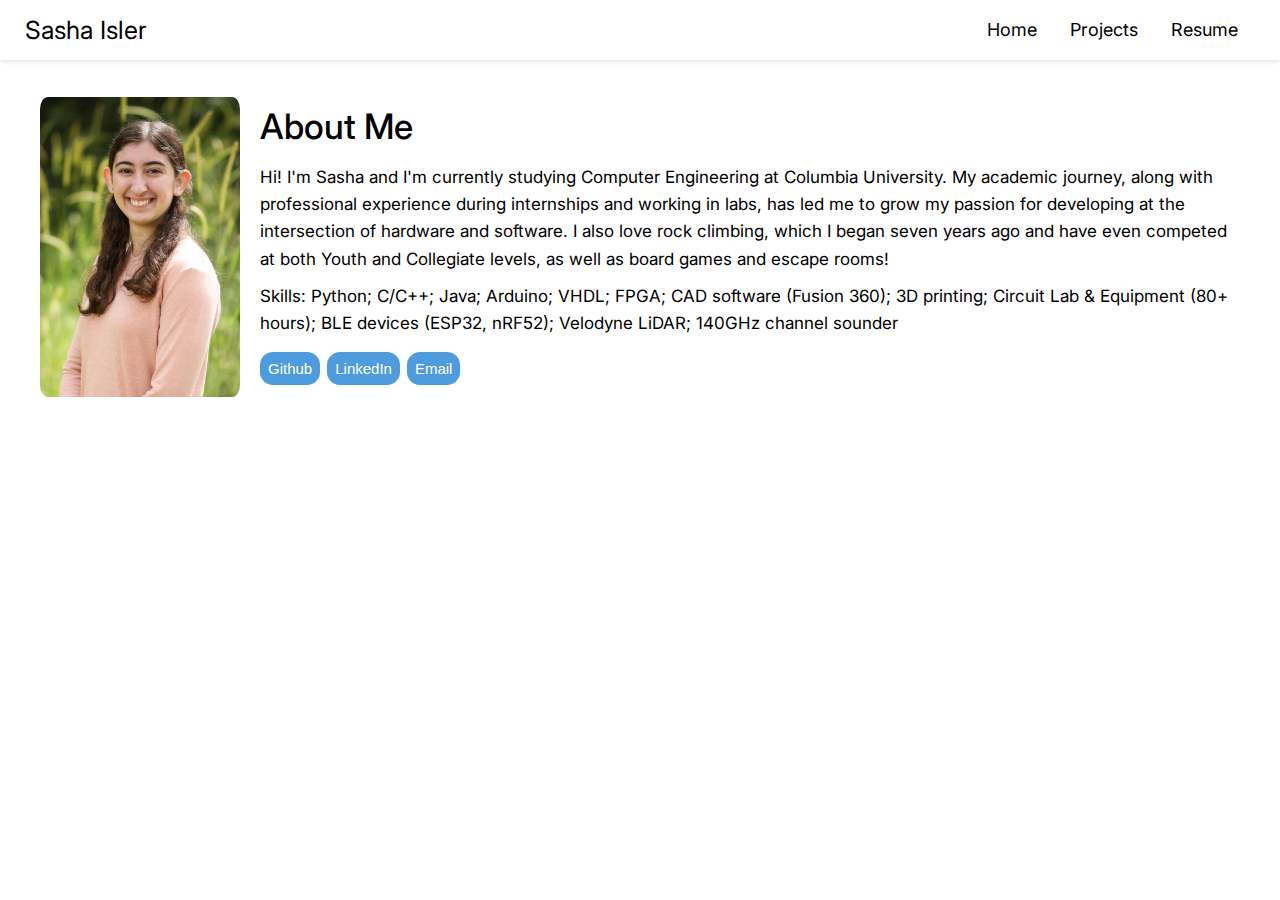
<file: index.html>
<!DOCTYPE html>
<html lang="en">

<head>
    <meta charset="UTF-8">
    <meta name="viewport" content="width=device-width, initial-scale=1.0">
    <title>Sasha Isler</title>
    <link rel="stylesheet" href="styles.css">
</head>

<body>
    <header>
        <div class="header-container">
            <div class="header-left">
                <a href="index.html">Sasha Isler</a>
            </div>
            <div class="header-right">
                <nav style="line-height: 1;" class="nav-menu">
                    <a href="index.html" class="underline-effect">Home</a>
                    <a href="projects.html" class="underline-effect">Projects</a>
                    <a href="https://drive.google.com/file/d/10LlTIpQc-pZr1T_7ukEf6i2Fp0eohWaD/view?usp=sharing" class="underline-effect">Resume</a>
                </nav>
                <div class="menu" onclick="toggleMenu()">
                    <div class="bar"></div>
                    <div class="bar"></div>
                    <div class="bar"></div>
                </div>
            </div>
        </div>
    </header>

    <div class="about-me">
        <img src="Images/Headshot.jpg" alt="Sasha Headshot" class="about-me-image">
        <div class="about-me-desc">
            <h1 style="margin: 0 0 20px 0; font-size: 35px;">About Me</h1>
            <p style="font-size: 17px; margin-bottom: 10px; color: black;">
                Hi! I'm Sasha and I'm currently studying Computer Engineering at Columbia University.
                My academic journey, along with professional experience during internships and working in labs, has led me to grow my passion for developing at the intersection of hardware and software.
                I also love rock climbing, which I began seven years ago and have even competed at both Youth and Collegiate levels, as well as board games and escape rooms!
            </p>
            <p style="font-size: 17px; margin-bottom: 15px; color: black;"> Skills: Python; C/C++; Java; Arduino; VHDL; FPGA; CAD software (Fusion 360); 3D printing; Circuit Lab & Equipment (80+ hours); BLE devices (ESP32, nRF52); Velodyne LiDAR; 140GHz channel sounder</p>
            <div class="logo-container">
                <button onclick="window.location.href='https://github.com/sashaisler';" class="button">Github</button>
                <button onclick="window.location.href='https://www.linkedin.com/in/sasha-isler-144282258/';" class="button">LinkedIn</button>
                <button onclick="window.location.href='mailto:sashaisler@gmail.com';" class="button">Email</button>
            </div>
        </div>
    </div>

    <script src="scripts.js"></script>

</body>
</html>
</file>
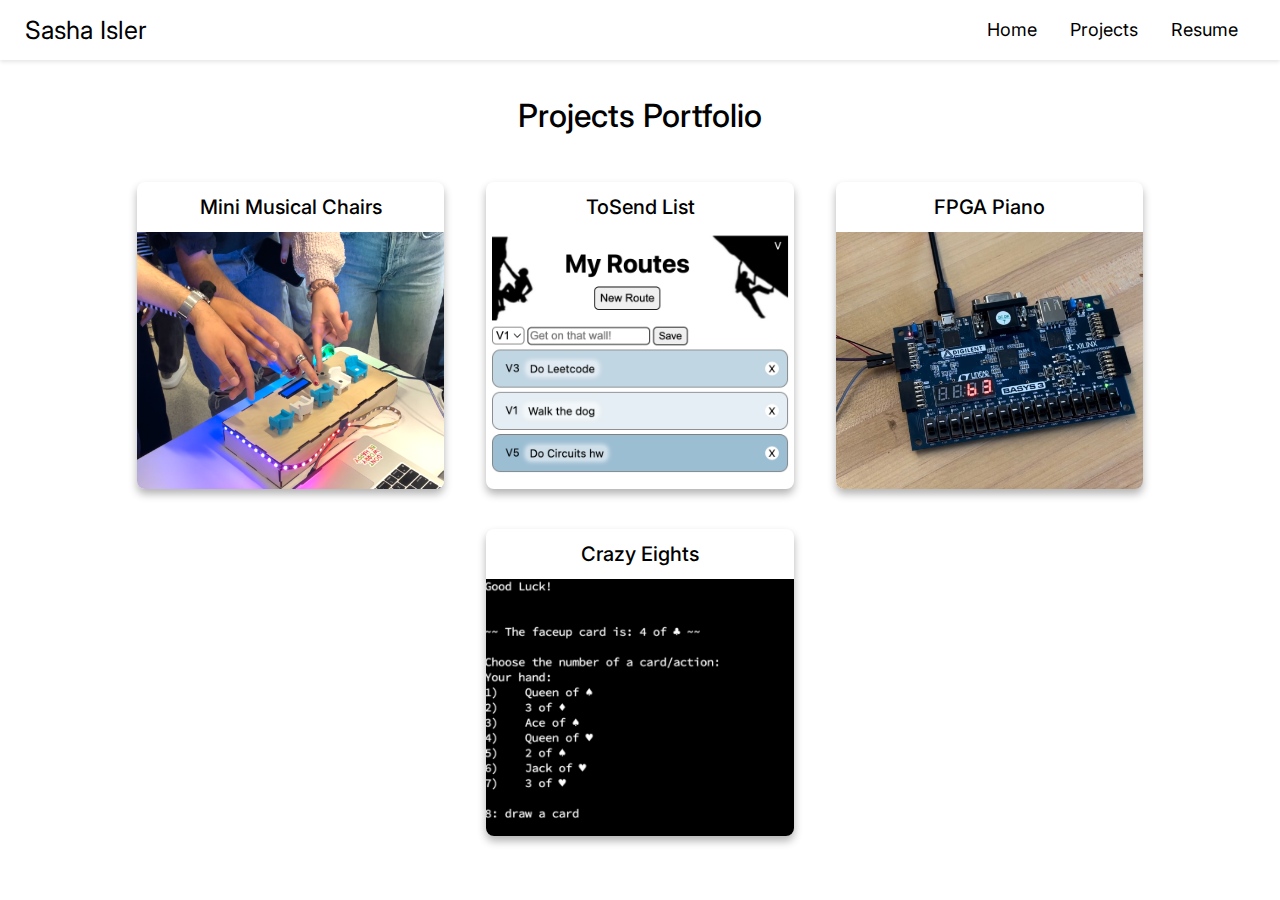
<file: projects.html>
<!DOCTYPE html>
<html lang="en">

<head>
    <meta charset="UTF-8">
    <meta name="viewport" content="width=device-width, initial-scale=1.0">
    <title>Sasha Isler</title>
    <link rel="stylesheet" href="styles.css">
</head>

<body>
    <header>
        <div class="header-container">
            <div class="header-left">
                <a href="index.html">Sasha Isler</a>
            </div>
            <div class="header-right">
                <nav style="line-height: 1;" class="nav-menu">
                    <a href="index.html" class="underline-effect">Home</a>
                    <a href="projects.html" class="underline-effect">Projects</a>
                    <a href="https://drive.google.com/file/d/10LlTIpQc-pZr1T_7ukEf6i2Fp0eohWaD/view?usp=sharing" class="underline-effect">Resume</a>
                </nav>
                <div class="menu" onclick="toggleMenu()">
                    <div class="bar"></div>
                    <div class="bar"></div>
                    <div class="bar"></div>
                </div>
            </div>
        </div>
    </header>


    <h1 style="margin: 40px 0; display: flex; align-self: center;">Projects Portfolio</h1>
    <div class="project-cards-container">
        <div class="project-card" data-url="projects/mini-musical-chairs.html">
            <div class="project-card-contents">
                <h2 class="project-card-title">Mini Musical Chairs</h2>
                <img src="Images/expo.png" class="card-img">
            </div>
        </div>

        <div class="project-card" data-url="projects/tosend-list.html">
            <div class="project-card-contents">
                <h2 class="project-card-title">ToSend List</h2>
                <img src="Images/ToDo.png"  class="card-img">
            </div>
        </div>

        <div class="project-card" data-url="projects/fpga-piano.html">
            <div class="project-card-contents">
                <h2 class="project-card-title">FPGA Piano</h2>
                <img src="Images/FPGA.png"  class="card-img">
            </div>
        </div>

        <div class="project-card" data-url="projects/crazy-eights.html">
            <div class="project-card-contents">
                <h2 class="project-card-title">Crazy Eights</h2>
                <img src="Images/Uno.png"  class="card-img">
            </div>
        </div>
    </div>
    

    

    

    
    

    <script src="scripts.js"></script>

</body>
</html>
</file>
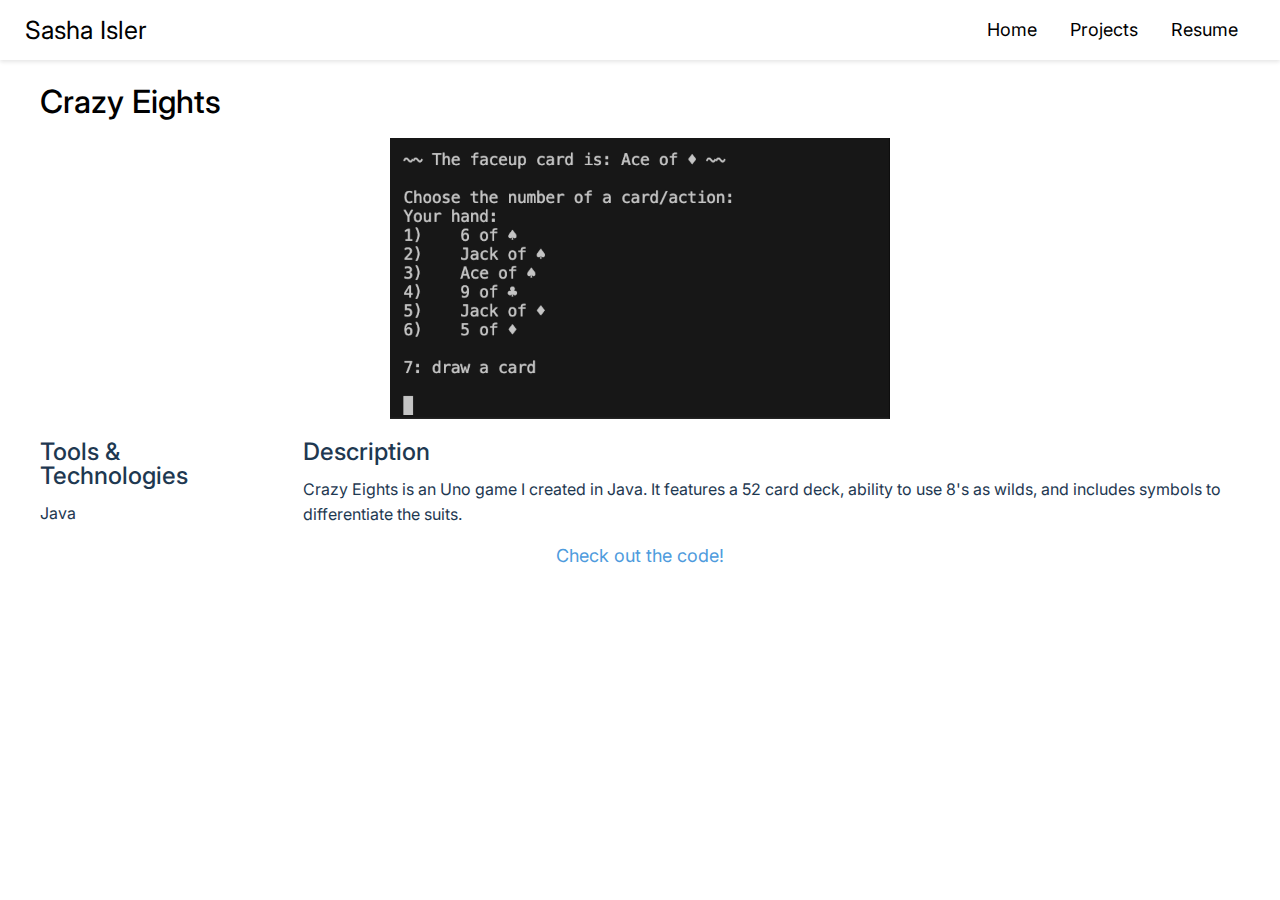
<file: projects/crazy-eights.html>
<!DOCTYPE html>
<html lang="en">

<head>
    <meta charset="UTF-8">
    <meta name="viewport" content="width=device-width, initial-scale=1.0">
    <title>Sasha Isler</title>
    <link rel="stylesheet" href="../styles.css">
    <script src="../scripts.js"></script>
</head>

<body>
    <header>
        <div class="header-container">
            <div class="header-left">
                <a href="../index.html">Sasha Isler</a>
            </div>
            <div class="header-right">
                <nav style="line-height: 1;" class="nav-menu">
                    <a href="../index.html" class="underline-effect">Home</a>
                    <a href="../projects.html" class="underline-effect">Projects</a>
                    <a href="https://drive.google.com/file/d/10LlTIpQc-pZr1T_7ukEf6i2Fp0eohWaD/view?usp=sharing" class="underline-effect">Resume</a>
                </nav>
                <div class="menu" onclick="toggleMenu()">
                    <div class="bar"></div>
                    <div class="bar"></div>
                    <div class="bar"></div>
                </div>
            </div>
        </div>
    </header>

        <div class="project">
            <h1>Crazy Eights</h1>
            <div style="display: flex; justify-content: center;">
                <video width="500" autoplay muted loop>
                    <source src="../Images/UnoVid.mp4" type="video/mp4">
                </video>
            </div>
            
            <div class="description">
                <div>
                    <h2>Tools & Technologies</h2>
                    <p>Java</pp>
                </div>
                <div>
                    <h2>Description</h2>
                    <p>
                        Crazy Eights is an Uno game I created in Java. It features a 52 card deck, ability to use 8's as wilds, and includes symbols to differentiate the suits.
                    </p>          
                </div>
            </div>
            <div class="link-container">
                <a href="https://github.com/sashaisler/Crazy-Eights" class="project-link">Check out the code!</a>
            </div>
        </div>


</body>
</html>
</file>
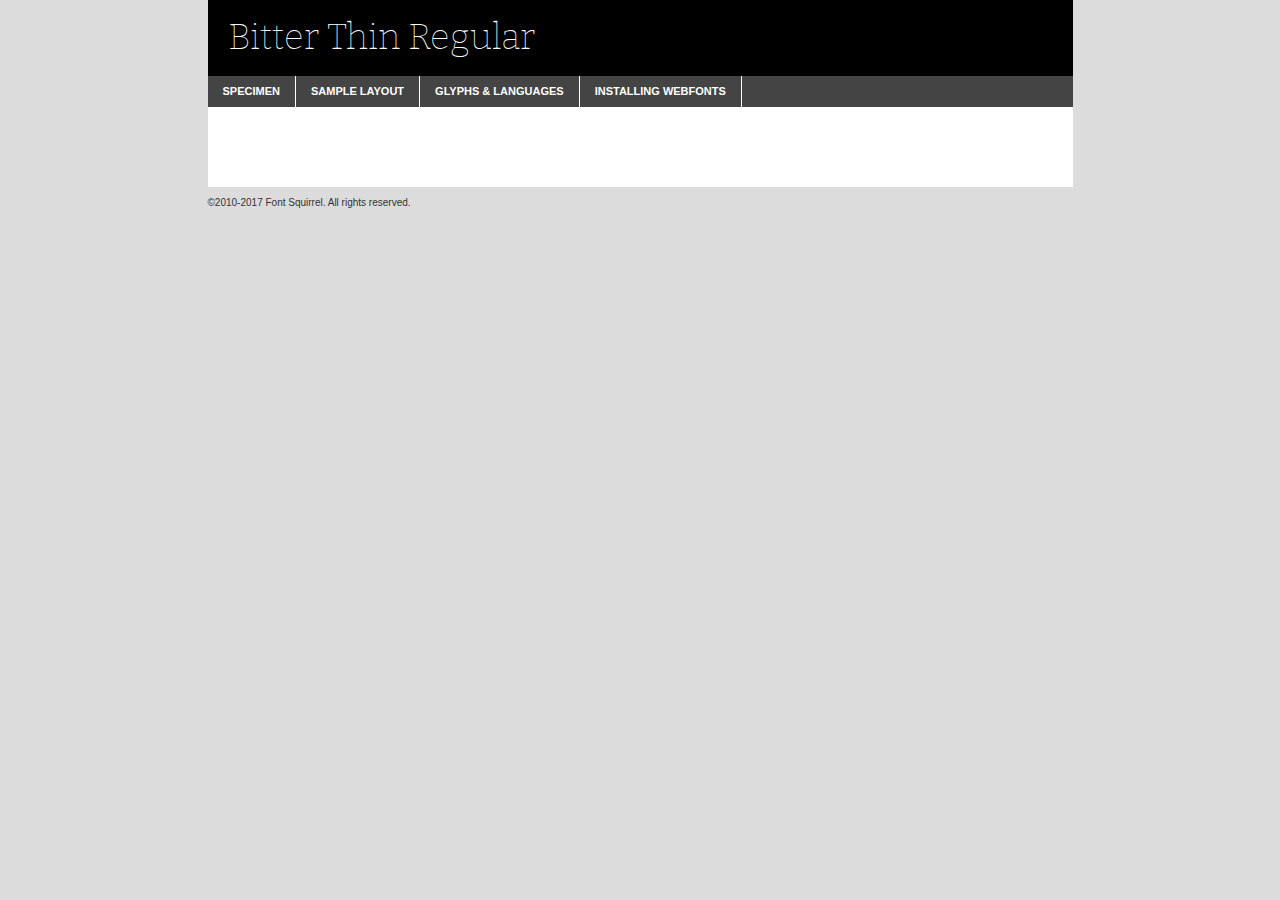
<file: webfontkit-20240522-194724/bitter-variablefont_wght-demo.html>
<!DOCTYPE html PUBLIC "-//W3C//DTD XHTML 1.0 Transitional//EN"
        "http://www.w3.org/TR/xhtml1/DTD/xhtml1-transitional.dtd">

<html xmlns="http://www.w3.org/1999/xhtml" xml:lang="en" lang="en">
<head>
    <meta http-equiv="Content-Type" content="text/html; charset=utf-8"/>
    <script src="http://ajax.googleapis.com/ajax/libs/jquery/1.7.2/jquery.min.js" type="text/javascript" charset="utf-8"></script>
    <script type="text/javascript">
		(function($) {
			$.fn.easyTabs = function(option) {
				var param = jQuery.extend({ fadeSpeed: 'fast', defaultContent: 1, activeClass: 'active' }, option);
				$(this).each(function() {
					var thisId = '#' + this.id;
					if ( param.defaultContent == '' )
					{
						param.defaultContent = 1;
					}
					if ( typeof param.defaultContent == 'number' )
					{
						var defaultTab = $(thisId + ' .tabs li:eq(' + (param.defaultContent - 1) + ') a').attr('href').substr(1);
					}
					else
					{
						var defaultTab = param.defaultContent;
					}
					$(thisId + ' .tabs li a').each(function() {
						var tabToHide = $(this).attr('href').substr(1);
						$('#' + tabToHide).addClass('easytabs-tab-content');
					});
					hideAll();
					changeContent(defaultTab);

					function hideAll() {$(thisId + ' .easytabs-tab-content').hide();}

					function changeContent(tabId)
					{
						hideAll();
						$(thisId + ' .tabs li').removeClass(param.activeClass);
						$(thisId + ' .tabs li a[href=#' + tabId + ']').closest('li').addClass(param.activeClass);
						if ( param.fadeSpeed != 'none' )
						{
							$(thisId + ' #' + tabId).fadeIn(param.fadeSpeed);
						}
						else
						{
							$(thisId + ' #' + tabId).show();
						}
					}

					$(thisId + ' .tabs li').click(function() {
						var tabId = $(this).find('a').attr('href').substr(1);
						changeContent(tabId);
						return false;
					});
				});
			}
		})(jQuery);
    </script>
    <link rel="stylesheet" href="specimen_files/specimen_stylesheet.css" type="text/css" charset="utf-8"/>
    <link rel="stylesheet" href="stylesheet.css" type="text/css" charset="utf-8"/>

    <style type="text/css">
        		body {
			font-family: 'bitterthin';
        		}

            </style>

    <title>Bitter Thin Regular Specimen</title>


    <script type="text/javascript" charset="utf-8">
		$(document).ready(function() {
			$('#container').easyTabs({ defaultContent: 1 });
		});
    </script>
</head>

<body>
<div id="container">
    <div id="header">
		Bitter Thin Regular    </div>
    <ul class="tabs">
        <li><a href="#specimen">Specimen</a></li>
        <li><a href="#layout">Sample Layout</a></li>
		        <li><a href="#glyphs">Glyphs &amp; Languages</a></li>
        <li><a href="#installing">Installing Webfonts</a></li>

    </ul>

    <div id="main_content">


        <div id="specimen">

            <div class="section">
                <div class="grid12 firstcol">
                    <div class="huge">AaBb</div>
                </div>
            </div>

            <div class="section">
                <div class="glyph_range">A&#x200B;B&#x200b;C&#x200b;D&#x200b;E&#x200b;F&#x200b;G&#x200b;H&#x200b;I&#x200b;J&#x200b;K&#x200b;L&#x200b;M&#x200b;N&#x200b;O&#x200b;P&#x200b;Q&#x200b;R&#x200b;S&#x200b;T&#x200b;U&#x200b;V&#x200b;W&#x200b;X&#x200b;Y&#x200b;Z&#x200b;a&#x200b;b&#x200b;c&#x200b;d&#x200b;e&#x200b;f&#x200b;g&#x200b;h&#x200b;i&#x200b;j&#x200b;k&#x200b;l&#x200b;m&#x200b;n&#x200b;o&#x200b;p&#x200b;q&#x200b;r&#x200b;s&#x200b;t&#x200b;u&#x200b;v&#x200b;w&#x200b;x&#x200b;y&#x200b;z&#x200b;1&#x200b;2&#x200b;3&#x200b;4&#x200b;5&#x200b;6&#x200b;7&#x200b;8&#x200b;9&#x200b;0&#x200b;&amp;&#x200b;.&#x200b;,&#x200b;?&#x200b;!&#x200b;&#64;&#x200b;(&#x200b;)&#x200b;#&#x200b;$&#x200b;%&#x200b;*&#x200b;+&#x200b;-&#x200b;=&#x200b;:&#x200b;;</div>
            </div>
            <div class="section">
                <div class="grid12 firstcol">
                    <table class="sample_table">
                        <tr>
                            <td>10</td>
                            <td class="size10">abcdefghijklmnopqrstuvwxyzABCDEFGHIJKLMNOPQRSTUVWXYZ0123456789abcdefghijklmnopqrstuvwxyzABCDEFGHIJKLMNOPQRSTUVWXYZ0123456789abcdefghijklmnopqrstuvwxyzABCDEFGHIJKLMNOPQRSTUVWXYZ</td>
                        </tr>
                        <tr>
                            <td>11</td>
                            <td class="size11">abcdefghijklmnopqrstuvwxyzABCDEFGHIJKLMNOPQRSTUVWXYZ0123456789abcdefghijklmnopqrstuvwxyzABCDEFGHIJKLMNOPQRSTUVWXYZ0123456789abcdefghijklmnopqrstuvwxyzABCDEFGHIJKLMNOPQRSTUVWXYZ</td>
                        </tr>
                        <tr>
                            <td>12</td>
                            <td class="size12">abcdefghijklmnopqrstuvwxyzABCDEFGHIJKLMNOPQRSTUVWXYZ0123456789abcdefghijklmnopqrstuvwxyzABCDEFGHIJKLMNOPQRSTUVWXYZ0123456789abcdefghijklmnopqrstuvwxyzABCDEFGHIJKLMNOPQRSTUVWXYZ</td>
                        </tr>
                        <tr>
                            <td>13</td>
                            <td class="size13">abcdefghijklmnopqrstuvwxyzABCDEFGHIJKLMNOPQRSTUVWXYZ0123456789abcdefghijklmnopqrstuvwxyzABCDEFGHIJKLMNOPQRSTUVWXYZ0123456789abcdefghijklmnopqrstuvwxyzABCDEFGHIJKLMNOPQRSTUVWXYZ</td>
                        </tr>
                        <tr>
                            <td>14</td>
                            <td class="size14">abcdefghijklmnopqrstuvwxyzABCDEFGHIJKLMNOPQRSTUVWXYZ0123456789abcdefghijklmnopqrstuvwxyzABCDEFGHIJKLMNOPQRSTUVWXYZ0123456789abcdefghijklmnopqrstuvwxyzABCDEFGHIJKLMNOPQRSTUVWXYZ</td>
                        </tr>
                        <tr>
                            <td>16</td>
                            <td class="size16">abcdefghijklmnopqrstuvwxyzABCDEFGHIJKLMNOPQRSTUVWXYZ0123456789abcdefghijklmnopqrstuvwxyzABCDEFGHIJKLMNOPQRSTUVWXYZ</td>
                        </tr>
                        <tr>
                            <td>18</td>
                            <td class="size18">abcdefghijklmnopqrstuvwxyzABCDEFGHIJKLMNOPQRSTUVWXYZ0123456789abcdefghijklmnopqrstuvwxyzABCDEFGHIJKLMNOPQRSTUVWXYZ</td>
                        </tr>
                        <tr>
                            <td>20</td>
                            <td class="size20">abcdefghijklmnopqrstuvwxyzABCDEFGHIJKLMNOPQRSTUVWXYZ0123456789abcdefghijklmnopqrstuvwxyzABCDEFGHIJKLMNOPQRSTUVWXYZ</td>
                        </tr>
                        <tr>
                            <td>24</td>
                            <td class="size24">abcdefghijklmnopqrstuvwxyzABCDEFGHIJKLMNOPQRSTUVWXYZ0123456789abcdefghijklmnopqrstuvwxyzABCDEFGHIJKLMNOPQRSTUVWXYZ</td>
                        </tr>
                        <tr>
                            <td>30</td>
                            <td class="size30">abcdefghijklmnopqrstuvwxyzABCDEFGHIJKLMNOPQRSTUVWXYZ0123456789abcdefghijklmnopqrstuvwxyzABCDEFGHIJKLMNOPQRSTUVWXYZ</td>
                        </tr>
                        <tr>
                            <td>36</td>
                            <td class="size36">abcdefghijklmnopqrstuvwxyzABCDEFGHIJKLMNOPQRSTUVWXYZ0123456789abcdefghijklmnopqrstuvwxyzABCDEFGHIJKLMNOPQRSTUVWXYZ</td>
                        </tr>
                        <tr>
                            <td>48</td>
                            <td class="size48">abcdefghijklmnopqrstuvwxyzABCDEFGHIJKLMNOPQRSTUVWXYZ0123456789abcdefghijklmnopqrstuvwxyzABCDEFGHIJKLMNOPQRSTUVWXYZ</td>
                        </tr>
                        <tr>
                            <td>60</td>
                            <td class="size60">abcdefghijklmnopqrstuvwxyzABCDEFGHIJKLMNOPQRSTUVWXYZ0123456789abcdefghijklmnopqrstuvwxyzABCDEFGHIJKLMNOPQRSTUVWXYZ</td>
                        </tr>
                        <tr>
                            <td>72</td>
                            <td class="size72">abcdefghijklmnopqrstuvwxyzABCDEFGHIJKLMNOPQRSTUVWXYZ0123456789abcdefghijklmnopqrstuvwxyzABCDEFGHIJKLMNOPQRSTUVWXYZ</td>
                        </tr>
                        <tr>
                            <td>90</td>
                            <td class="size90">abcdefghijklmnopqrstuvwxyzABCDEFGHIJKLMNOPQRSTUVWXYZ0123456789abcdefghijklmnopqrstuvwxyzABCDEFGHIJKLMNOPQRSTUVWXYZ</td>
                        </tr>
                    </table>

                </div>

            </div>


            <div class="section" id="bodycomparison">


                <div id="xheight">
                    <div class="fontbody">&#x25FC;&#x25FC;&#x25FC;&#x25FC;&#x25FC;&#x25FC;&#x25FC;&#x25FC;&#x25FC;&#x25FC;&#x25FC;&#x25FC;&#x25FC;&#x25FC;&#x25FC;&#x25FC;&#x25FC;&#x25FC;&#x25FC;&#x25FC;&#x25FC;&#x25FC;&#x25FC;&#x25FC;&#x25FC;&#x25FC;&#x25FC;&#x25FC;&#x25FC;&#x25FC;&#x25FC;&#x25FC;&#x25FC;&#x25FC;&#x25FC;&#x25FC;&#x25FC;&#x25FC;&#x25FC;&#x25FC;&#x25FC;&#x25FC;&#x25FC;&#x25FC;&#x25FC;&#x25FC;&#x25FC;&#x25FC;&#x25FC;&#x25FC;&#x25FC;&#x25FC;&#x25FC;&#x25FC;&#x25FC;&#x25FC;&#x25FC;&#x25FC;&#x25FC;&#x25FC;&#x25FC;&#x25FC;&#x25FC;&#x25FC;&#x25FC;&#x25FC;&#x25FC;&#x25FC;&#x25FC;&#x25FC;&#x25FC;&#x25FC;&#x25FC;&#x25FC;&#x25FC;&#x25FC;&#x25FC;&#x25FC;&#x25FC;&#x25FC;&#x25FC;&#x25FC;&#x25FC;&#x25FC;&#x25FC;&#x25FC;&#x25FC;&#x25FC;&#x25FC;&#x25FC;&#x25FC;&#x25FC;&#x25FC;&#x25FC;&#x25FC;&#x25FC;&#x25FC;&#x25FC;&#x25FC;body</div>
                    <div class="arialbody">body</div>
                    <div class="verdanabody">body</div>
                    <div class="georgiabody">body</div>
                </div>
                <div class="fontbody" style="z-index:1">
                    body<span>Bitter Thin Regular</span>
                </div>
                <div class="arialbody" style="z-index:1">
                    body<span>Arial</span>
                </div>
                <div class="verdanabody" style="z-index:1">
                    body<span>Verdana</span>
                </div>
                <div class="georgiabody" style="z-index:1">
                    body<span>Georgia</span>
                </div>


            </div>


            <div class="section psample psample_row1" id="">

                <div class="grid2 firstcol">
                    <p class="size10"><span>10.</span>Aenean lacinia bibendum nulla sed consectetur. Fusce dapibus, tellus ac cursus commodo, tortor mauris condimentum nibh, ut fermentum massa justo sit amet risus. Nullam id dolor id nibh ultricies vehicula ut id elit. Cum sociis natoque penatibus et magnis dis parturient montes, nascetur ridiculus mus. Nulla vitae elit libero, a pharetra augue.</p>

                </div>
                <div class="grid3">
                    <p class="size11"><span>11.</span>Aenean lacinia bibendum nulla sed consectetur. Fusce dapibus, tellus ac cursus commodo, tortor mauris condimentum nibh, ut fermentum massa justo sit amet risus. Nullam id dolor id nibh ultricies vehicula ut id elit. Cum sociis natoque penatibus et magnis dis parturient montes, nascetur ridiculus mus. Nulla vitae elit libero, a pharetra augue.</p>

                </div>
                <div class="grid3">
                    <p class="size12"><span>12.</span>Aenean lacinia bibendum nulla sed consectetur. Fusce dapibus, tellus ac cursus commodo, tortor mauris condimentum nibh, ut fermentum massa justo sit amet risus. Nullam id dolor id nibh ultricies vehicula ut id elit. Cum sociis natoque penatibus et magnis dis parturient montes, nascetur ridiculus mus. Nulla vitae elit libero, a pharetra augue.</p>

                </div>
                <div class="grid4">
                    <p class="size13"><span>13.</span>Aenean lacinia bibendum nulla sed consectetur. Fusce dapibus, tellus ac cursus commodo, tortor mauris condimentum nibh, ut fermentum massa justo sit amet risus. Nullam id dolor id nibh ultricies vehicula ut id elit. Cum sociis natoque penatibus et magnis dis parturient montes, nascetur ridiculus mus. Nulla vitae elit libero, a pharetra augue.</p>

                </div>
                <div class="white_blend"></div>

            </div>
            <div class="section psample psample_row2" id="">
                <div class="grid3 firstcol">
                    <p class="size14"><span>14.</span>Aenean lacinia bibendum nulla sed consectetur. Fusce dapibus, tellus ac cursus commodo, tortor mauris condimentum nibh, ut fermentum massa justo sit amet risus. Nullam id dolor id nibh ultricies vehicula ut id elit. Cum sociis natoque penatibus et magnis dis parturient montes, nascetur ridiculus mus. Nulla vitae elit libero, a pharetra augue.</p>

                </div>
                <div class="grid4">
                    <p class="size16"><span>16.</span>Aenean lacinia bibendum nulla sed consectetur. Fusce dapibus, tellus ac cursus commodo, tortor mauris condimentum nibh, ut fermentum massa justo sit amet risus. Nullam id dolor id nibh ultricies vehicula ut id elit. Cum sociis natoque penatibus et magnis dis parturient montes, nascetur ridiculus mus. Nulla vitae elit libero, a pharetra augue.</p>

                </div>
                <div class="grid5">
                    <p class="size18"><span>18.</span>Aenean lacinia bibendum nulla sed consectetur. Fusce dapibus, tellus ac cursus commodo, tortor mauris condimentum nibh, ut fermentum massa justo sit amet risus. Nullam id dolor id nibh ultricies vehicula ut id elit. Cum sociis natoque penatibus et magnis dis parturient montes, nascetur ridiculus mus. Nulla vitae elit libero, a pharetra augue.</p>

                </div>

                <div class="white_blend"></div>

            </div>

            <div class="section psample psample_row3" id="">
                <div class="grid5 firstcol">
                    <p class="size20"><span>20.</span>Aenean lacinia bibendum nulla sed consectetur. Fusce dapibus, tellus ac cursus commodo, tortor mauris condimentum nibh, ut fermentum massa justo sit amet risus. Nullam id dolor id nibh ultricies vehicula ut id elit. Cum sociis natoque penatibus et magnis dis parturient montes, nascetur ridiculus mus. Nulla vitae elit libero, a pharetra augue.</p>
                </div>
                <div class="grid7">
                    <p class="size24"><span>24.</span>Aenean lacinia bibendum nulla sed consectetur. Fusce dapibus, tellus ac cursus commodo, tortor mauris condimentum nibh, ut fermentum massa justo sit amet risus. Nullam id dolor id nibh ultricies vehicula ut id elit. Cum sociis natoque penatibus et magnis dis parturient montes, nascetur ridiculus mus. Nulla vitae elit libero, a pharetra augue.</p>
                </div>

                <div class="white_blend"></div>

            </div>

            <div class="section psample psample_row4" id="">
                <div class="grid12 firstcol">
                    <p class="size30"><span>30.</span>Aenean lacinia bibendum nulla sed consectetur. Fusce dapibus, tellus ac cursus commodo, tortor mauris condimentum nibh, ut fermentum massa justo sit amet risus. Nullam id dolor id nibh ultricies vehicula ut id elit. Cum sociis natoque penatibus et magnis dis parturient montes, nascetur ridiculus mus. Nulla vitae elit libero, a pharetra augue.</p>
                </div>
                <div class="white_blend"></div>

            </div>


            <div class="section psample psample_row1 fullreverse">
                <div class="grid2 firstcol">
                    <p class="size10"><span>10.</span>Aenean lacinia bibendum nulla sed consectetur. Fusce dapibus, tellus ac cursus commodo, tortor mauris condimentum nibh, ut fermentum massa justo sit amet risus. Nullam id dolor id nibh ultricies vehicula ut id elit. Cum sociis natoque penatibus et magnis dis parturient montes, nascetur ridiculus mus. Nulla vitae elit libero, a pharetra augue.</p>

                </div>
                <div class="grid3">
                    <p class="size11"><span>11.</span>Aenean lacinia bibendum nulla sed consectetur. Fusce dapibus, tellus ac cursus commodo, tortor mauris condimentum nibh, ut fermentum massa justo sit amet risus. Nullam id dolor id nibh ultricies vehicula ut id elit. Cum sociis natoque penatibus et magnis dis parturient montes, nascetur ridiculus mus. Nulla vitae elit libero, a pharetra augue.</p>

                </div>
                <div class="grid3">
                    <p class="size12"><span>12.</span>Aenean lacinia bibendum nulla sed consectetur. Fusce dapibus, tellus ac cursus commodo, tortor mauris condimentum nibh, ut fermentum massa justo sit amet risus. Nullam id dolor id nibh ultricies vehicula ut id elit. Cum sociis natoque penatibus et magnis dis parturient montes, nascetur ridiculus mus. Nulla vitae elit libero, a pharetra augue.</p>

                </div>
                <div class="grid4">
                    <p class="size13"><span>13.</span>Aenean lacinia bibendum nulla sed consectetur. Fusce dapibus, tellus ac cursus commodo, tortor mauris condimentum nibh, ut fermentum massa justo sit amet risus. Nullam id dolor id nibh ultricies vehicula ut id elit. Cum sociis natoque penatibus et magnis dis parturient montes, nascetur ridiculus mus. Nulla vitae elit libero, a pharetra augue.</p>

                </div>
                <div class="black_blend"></div>

            </div>

            <div class="section psample psample_row2 fullreverse">
                <div class="grid3 firstcol">
                    <p class="size14"><span>14.</span>Aenean lacinia bibendum nulla sed consectetur. Fusce dapibus, tellus ac cursus commodo, tortor mauris condimentum nibh, ut fermentum massa justo sit amet risus. Nullam id dolor id nibh ultricies vehicula ut id elit. Cum sociis natoque penatibus et magnis dis parturient montes, nascetur ridiculus mus. Nulla vitae elit libero, a pharetra augue.</p>

                </div>
                <div class="grid4">
                    <p class="size16"><span>16.</span>Aenean lacinia bibendum nulla sed consectetur. Fusce dapibus, tellus ac cursus commodo, tortor mauris condimentum nibh, ut fermentum massa justo sit amet risus. Nullam id dolor id nibh ultricies vehicula ut id elit. Cum sociis natoque penatibus et magnis dis parturient montes, nascetur ridiculus mus. Nulla vitae elit libero, a pharetra augue.</p>

                </div>
                <div class="grid5">
                    <p class="size18"><span>18.</span>Aenean lacinia bibendum nulla sed consectetur. Fusce dapibus, tellus ac cursus commodo, tortor mauris condimentum nibh, ut fermentum massa justo sit amet risus. Nullam id dolor id nibh ultricies vehicula ut id elit. Cum sociis natoque penatibus et magnis dis parturient montes, nascetur ridiculus mus. Nulla vitae elit libero, a pharetra augue.</p>

                </div>
                <div class="black_blend"></div>

            </div>

            <div class="section psample fullreverse psample_row3" id="">
                <div class="grid5 firstcol">
                    <p class="size20"><span>20.</span>Aenean lacinia bibendum nulla sed consectetur. Fusce dapibus, tellus ac cursus commodo, tortor mauris condimentum nibh, ut fermentum massa justo sit amet risus. Nullam id dolor id nibh ultricies vehicula ut id elit. Cum sociis natoque penatibus et magnis dis parturient montes, nascetur ridiculus mus. Nulla vitae elit libero, a pharetra augue.</p>
                </div>
                <div class="grid7">
                    <p class="size24"><span>24.</span>Aenean lacinia bibendum nulla sed consectetur. Fusce dapibus, tellus ac cursus commodo, tortor mauris condimentum nibh, ut fermentum massa justo sit amet risus. Nullam id dolor id nibh ultricies vehicula ut id elit. Cum sociis natoque penatibus et magnis dis parturient montes, nascetur ridiculus mus. Nulla vitae elit libero, a pharetra augue.</p>
                </div>

                <div class="black_blend"></div>

            </div>

            <div class="section psample fullreverse psample_row4" id="" style="border-bottom: 20px #000 solid;">
                <div class="grid12 firstcol">
                    <p class="size30"><span>30.</span>Aenean lacinia bibendum nulla sed consectetur. Fusce dapibus, tellus ac cursus commodo, tortor mauris condimentum nibh, ut fermentum massa justo sit amet risus. Nullam id dolor id nibh ultricies vehicula ut id elit. Cum sociis natoque penatibus et magnis dis parturient montes, nascetur ridiculus mus. Nulla vitae elit libero, a pharetra augue.</p>
                </div>
                <div class="black_blend"></div>

            </div>


        </div>

        <div id="layout">

            <div class="section">

                <div class="grid12 firstcol">
                    <h1>Lorem Ipsum Dolor</h1>
                    <h2>Etiam porta sem malesuada magna mollis euismod</h2>

                    <p class="byline">By <a href="#link">Aenean Lacinia</a></p>
                </div>
            </div>
            <div class="section">
                <div class="grid8 firstcol">
                    <p class="large">Donec sed odio dui. Morbi leo risus, porta ac consectetur ac, vestibulum at eros. Fusce dapibus, tellus ac cursus commodo, tortor mauris condimentum nibh, ut fermentum massa justo sit amet risus. </p>


                    <h3>Pellentesque ornare sem</h3>

                    <p>Maecenas sed diam eget risus varius blandit sit amet non magna. Maecenas faucibus mollis interdum. Donec ullamcorper nulla non metus auctor fringilla. Nullam id dolor id nibh ultricies vehicula ut id elit. Nullam id dolor id nibh ultricies vehicula ut id elit. </p>

                    <p>Aenean eu leo quam. Pellentesque ornare sem lacinia quam venenatis vestibulum. Lorem ipsum dolor sit amet, consectetur adipiscing elit. Cum sociis natoque penatibus et magnis dis parturient montes, nascetur ridiculus mus. </p>

                    <p>Nulla vitae elit libero, a pharetra augue. Praesent commodo cursus magna, vel scelerisque nisl consectetur et. Aenean lacinia bibendum nulla sed consectetur. </p>

                    <p>Nullam quis risus eget urna mollis ornare vel eu leo. Nullam quis risus eget urna mollis ornare vel eu leo. Maecenas sed diam eget risus varius blandit sit amet non magna. Donec ullamcorper nulla non metus auctor fringilla. </p>

                    <h3>Cras mattis consectetur</h3>

                    <p>Aenean eu leo quam. Pellentesque ornare sem lacinia quam venenatis vestibulum. Aenean lacinia bibendum nulla sed consectetur. Integer posuere erat a ante venenatis dapibus posuere velit aliquet. Cras mattis consectetur purus sit amet fermentum. </p>

                    <p>Nullam id dolor id nibh ultricies vehicula ut id elit. Nullam quis risus eget urna mollis ornare vel eu leo. Cras mattis consectetur purus sit amet fermentum.</p>
                </div>

                <div class="grid4 sidebar">

                    <div class="box reverse">
                        <p class="last">Nullam quis risus eget urna mollis ornare vel eu leo. Donec ullamcorper nulla non metus auctor fringilla. Cras mattis consectetur purus sit amet fermentum. Sed posuere consectetur est at lobortis. Lorem ipsum dolor sit amet, consectetur adipiscing elit. </p>
                    </div>

                    <p class="caption">Maecenas sed diam eget risus varius.</p>

                    <p>Vestibulum id ligula porta felis euismod semper. Integer posuere erat a ante venenatis dapibus posuere velit aliquet. Vestibulum id ligula porta felis euismod semper. Sed posuere consectetur est at lobortis. Maecenas sed diam eget risus varius blandit sit amet non magna. Fusce dapibus, tellus ac cursus commodo, tortor mauris condimentum nibh, ut fermentum massa justo sit amet risus. </p>


                    <p>Duis mollis, est non commodo luctus, nisi erat porttitor ligula, eget lacinia odio sem nec elit. Aenean lacinia bibendum nulla sed consectetur. Vivamus sagittis lacus vel augue laoreet rutrum faucibus dolor auctor. Aenean lacinia bibendum nulla sed consectetur. Nullam quis risus eget urna mollis ornare vel eu leo. </p>

                    <p>Praesent commodo cursus magna, vel scelerisque nisl consectetur et. Donec ullamcorper nulla non metus auctor fringilla. Maecenas faucibus mollis interdum. Fusce dapibus, tellus ac cursus commodo, tortor mauris condimentum nibh, ut fermentum massa justo sit amet risus. </p>

                </div>
            </div>

        </div>


		

        <div id="glyphs">
            <div class="section">
                <div class="grid12 firstcol">

                    <h1>Language Support</h1>
                    <p>The subset of Bitter Thin Regular in this kit supports the following languages:<br/>

						Albanian, Basque, Breton, Chamorro, Danish, Dutch, English, Faroese, Finnish, French, Frisian, Galician, German, Icelandic, Italian, Malagasy, Norwegian, Portuguese, Spanish, Alsatian, Aragonese, Arapaho, Arrernte, Asturian, Aymara, Bislama, Cebuano, Corsican, Fijian, French_creole, Genoese, Gilbertese, Greenlandic, Haitian_creole, Hiligaynon, Hmong, Hopi, Ibanag, Iloko_ilokano, Indonesian, Interglossa_glosa, Interlingua, Irish_gaelic, Jerriais, Lojban, Lombard, Luxembourgeois, Manx, Mohawk, Norfolk_pitcairnese, Occitan, Oromo, Pangasinan, Papiamento, Piedmontese, Potawatomi, Rhaeto-romance, Romansh, Rotokas, Sami_lule, Samoan, Sardinian, Scots_gaelic, Seychelles_creole, Shona, Sicilian, Somali, Southern_ndebele, Swahili, Swati_swazi, Tagalog_filipino_pilipino, Tetum, Tok_pisin, Uyghur_latinized, Volapuk, Walloon, Warlpiri, Xhosa, Yapese, Zulu, Latinbasic, Ubasic, Demo                    </p>
                    <h1>Glyph Chart</h1>
                    <p>The subset of Bitter Thin Regular in this kit includes all the glyphs listed below. Unicode entities are included above each glyph to help you insert individual characters into your layout.</p>
                    <div id="glyph_chart">

																																	                                <div><p>&amp;#13;</p>&#13;</div>
																				                                <div><p>&amp;#32;</p>&#32;</div>
																				                                <div><p>&amp;#33;</p>&#33;</div>
																				                                <div><p>&amp;#34;</p>&#34;</div>
																				                                <div><p>&amp;#35;</p>&#35;</div>
																				                                <div><p>&amp;#36;</p>&#36;</div>
																				                                <div><p>&amp;#37;</p>&#37;</div>
																				                                <div><p>&amp;#38;</p>&#38;</div>
																				                                <div><p>&amp;#39;</p>&#39;</div>
																				                                <div><p>&amp;#40;</p>&#40;</div>
																				                                <div><p>&amp;#41;</p>&#41;</div>
																				                                <div><p>&amp;#42;</p>&#42;</div>
																				                                <div><p>&amp;#43;</p>&#43;</div>
																				                                <div><p>&amp;#44;</p>&#44;</div>
																				                                <div><p>&amp;#45;</p>&#45;</div>
																				                                <div><p>&amp;#46;</p>&#46;</div>
																				                                <div><p>&amp;#47;</p>&#47;</div>
																				                                <div><p>&amp;#48;</p>&#48;</div>
																				                                <div><p>&amp;#49;</p>&#49;</div>
																				                                <div><p>&amp;#50;</p>&#50;</div>
																				                                <div><p>&amp;#51;</p>&#51;</div>
																				                                <div><p>&amp;#52;</p>&#52;</div>
																				                                <div><p>&amp;#53;</p>&#53;</div>
																				                                <div><p>&amp;#54;</p>&#54;</div>
																				                                <div><p>&amp;#55;</p>&#55;</div>
																				                                <div><p>&amp;#56;</p>&#56;</div>
																				                                <div><p>&amp;#57;</p>&#57;</div>
																				                                <div><p>&amp;#58;</p>&#58;</div>
																				                                <div><p>&amp;#59;</p>&#59;</div>
																				                                <div><p>&amp;#60;</p>&#60;</div>
																				                                <div><p>&amp;#61;</p>&#61;</div>
																				                                <div><p>&amp;#62;</p>&#62;</div>
																				                                <div><p>&amp;#63;</p>&#63;</div>
																				                                <div><p>&amp;#64;</p>&#64;</div>
																				                                <div><p>&amp;#65;</p>&#65;</div>
																				                                <div><p>&amp;#66;</p>&#66;</div>
																				                                <div><p>&amp;#67;</p>&#67;</div>
																				                                <div><p>&amp;#68;</p>&#68;</div>
																				                                <div><p>&amp;#69;</p>&#69;</div>
																				                                <div><p>&amp;#70;</p>&#70;</div>
																				                                <div><p>&amp;#71;</p>&#71;</div>
																				                                <div><p>&amp;#72;</p>&#72;</div>
																				                                <div><p>&amp;#73;</p>&#73;</div>
																				                                <div><p>&amp;#74;</p>&#74;</div>
																				                                <div><p>&amp;#75;</p>&#75;</div>
																				                                <div><p>&amp;#76;</p>&#76;</div>
																				                                <div><p>&amp;#77;</p>&#77;</div>
																				                                <div><p>&amp;#78;</p>&#78;</div>
																				                                <div><p>&amp;#79;</p>&#79;</div>
																				                                <div><p>&amp;#80;</p>&#80;</div>
																				                                <div><p>&amp;#81;</p>&#81;</div>
																				                                <div><p>&amp;#82;</p>&#82;</div>
																				                                <div><p>&amp;#83;</p>&#83;</div>
																				                                <div><p>&amp;#84;</p>&#84;</div>
																				                                <div><p>&amp;#85;</p>&#85;</div>
																				                                <div><p>&amp;#86;</p>&#86;</div>
																				                                <div><p>&amp;#87;</p>&#87;</div>
																				                                <div><p>&amp;#88;</p>&#88;</div>
																				                                <div><p>&amp;#89;</p>&#89;</div>
																				                                <div><p>&amp;#90;</p>&#90;</div>
																				                                <div><p>&amp;#91;</p>&#91;</div>
																				                                <div><p>&amp;#92;</p>&#92;</div>
																				                                <div><p>&amp;#93;</p>&#93;</div>
																				                                <div><p>&amp;#94;</p>&#94;</div>
																				                                <div><p>&amp;#95;</p>&#95;</div>
																				                                <div><p>&amp;#96;</p>&#96;</div>
																				                                <div><p>&amp;#97;</p>&#97;</div>
																				                                <div><p>&amp;#98;</p>&#98;</div>
																				                                <div><p>&amp;#99;</p>&#99;</div>
																				                                <div><p>&amp;#100;</p>&#100;</div>
																				                                <div><p>&amp;#101;</p>&#101;</div>
																				                                <div><p>&amp;#102;</p>&#102;</div>
																				                                <div><p>&amp;#103;</p>&#103;</div>
																				                                <div><p>&amp;#104;</p>&#104;</div>
																				                                <div><p>&amp;#105;</p>&#105;</div>
																				                                <div><p>&amp;#106;</p>&#106;</div>
																				                                <div><p>&amp;#107;</p>&#107;</div>
																				                                <div><p>&amp;#108;</p>&#108;</div>
																				                                <div><p>&amp;#109;</p>&#109;</div>
																				                                <div><p>&amp;#110;</p>&#110;</div>
																				                                <div><p>&amp;#111;</p>&#111;</div>
																				                                <div><p>&amp;#112;</p>&#112;</div>
																				                                <div><p>&amp;#113;</p>&#113;</div>
																				                                <div><p>&amp;#114;</p>&#114;</div>
																				                                <div><p>&amp;#115;</p>&#115;</div>
																				                                <div><p>&amp;#116;</p>&#116;</div>
																				                                <div><p>&amp;#117;</p>&#117;</div>
																				                                <div><p>&amp;#118;</p>&#118;</div>
																				                                <div><p>&amp;#119;</p>&#119;</div>
																				                                <div><p>&amp;#120;</p>&#120;</div>
																				                                <div><p>&amp;#121;</p>&#121;</div>
																				                                <div><p>&amp;#122;</p>&#122;</div>
																				                                <div><p>&amp;#123;</p>&#123;</div>
																				                                <div><p>&amp;#124;</p>&#124;</div>
																				                                <div><p>&amp;#125;</p>&#125;</div>
																				                                <div><p>&amp;#126;</p>&#126;</div>
																				                                <div><p>&amp;#160;</p>&#160;</div>
																				                                <div><p>&amp;#161;</p>&#161;</div>
																				                                <div><p>&amp;#162;</p>&#162;</div>
																				                                <div><p>&amp;#163;</p>&#163;</div>
																				                                <div><p>&amp;#164;</p>&#164;</div>
																				                                <div><p>&amp;#165;</p>&#165;</div>
																				                                <div><p>&amp;#166;</p>&#166;</div>
																				                                <div><p>&amp;#167;</p>&#167;</div>
																				                                <div><p>&amp;#168;</p>&#168;</div>
																				                                <div><p>&amp;#169;</p>&#169;</div>
																				                                <div><p>&amp;#170;</p>&#170;</div>
																				                                <div><p>&amp;#171;</p>&#171;</div>
																				                                <div><p>&amp;#172;</p>&#172;</div>
																				                                <div><p>&amp;#173;</p>&#173;</div>
																				                                <div><p>&amp;#174;</p>&#174;</div>
																				                                <div><p>&amp;#175;</p>&#175;</div>
																				                                <div><p>&amp;#176;</p>&#176;</div>
																				                                <div><p>&amp;#177;</p>&#177;</div>
																				                                <div><p>&amp;#178;</p>&#178;</div>
																				                                <div><p>&amp;#179;</p>&#179;</div>
																				                                <div><p>&amp;#180;</p>&#180;</div>
																				                                <div><p>&amp;#181;</p>&#181;</div>
																				                                <div><p>&amp;#182;</p>&#182;</div>
																				                                <div><p>&amp;#183;</p>&#183;</div>
																				                                <div><p>&amp;#184;</p>&#184;</div>
																				                                <div><p>&amp;#185;</p>&#185;</div>
																				                                <div><p>&amp;#186;</p>&#186;</div>
																				                                <div><p>&amp;#187;</p>&#187;</div>
																				                                <div><p>&amp;#188;</p>&#188;</div>
																				                                <div><p>&amp;#189;</p>&#189;</div>
																				                                <div><p>&amp;#190;</p>&#190;</div>
																				                                <div><p>&amp;#191;</p>&#191;</div>
																				                                <div><p>&amp;#192;</p>&#192;</div>
																				                                <div><p>&amp;#193;</p>&#193;</div>
																				                                <div><p>&amp;#194;</p>&#194;</div>
																				                                <div><p>&amp;#195;</p>&#195;</div>
																				                                <div><p>&amp;#196;</p>&#196;</div>
																				                                <div><p>&amp;#197;</p>&#197;</div>
																				                                <div><p>&amp;#198;</p>&#198;</div>
																				                                <div><p>&amp;#199;</p>&#199;</div>
																				                                <div><p>&amp;#200;</p>&#200;</div>
																				                                <div><p>&amp;#201;</p>&#201;</div>
																				                                <div><p>&amp;#202;</p>&#202;</div>
																				                                <div><p>&amp;#203;</p>&#203;</div>
																				                                <div><p>&amp;#204;</p>&#204;</div>
																				                                <div><p>&amp;#205;</p>&#205;</div>
																				                                <div><p>&amp;#206;</p>&#206;</div>
																				                                <div><p>&amp;#207;</p>&#207;</div>
																				                                <div><p>&amp;#208;</p>&#208;</div>
																				                                <div><p>&amp;#209;</p>&#209;</div>
																				                                <div><p>&amp;#210;</p>&#210;</div>
																				                                <div><p>&amp;#211;</p>&#211;</div>
																				                                <div><p>&amp;#212;</p>&#212;</div>
																				                                <div><p>&amp;#213;</p>&#213;</div>
																				                                <div><p>&amp;#214;</p>&#214;</div>
																				                                <div><p>&amp;#215;</p>&#215;</div>
																				                                <div><p>&amp;#216;</p>&#216;</div>
																				                                <div><p>&amp;#217;</p>&#217;</div>
																				                                <div><p>&amp;#218;</p>&#218;</div>
																				                                <div><p>&amp;#219;</p>&#219;</div>
																				                                <div><p>&amp;#220;</p>&#220;</div>
																				                                <div><p>&amp;#221;</p>&#221;</div>
																				                                <div><p>&amp;#222;</p>&#222;</div>
																				                                <div><p>&amp;#223;</p>&#223;</div>
																				                                <div><p>&amp;#224;</p>&#224;</div>
																				                                <div><p>&amp;#225;</p>&#225;</div>
																				                                <div><p>&amp;#226;</p>&#226;</div>
																				                                <div><p>&amp;#227;</p>&#227;</div>
																				                                <div><p>&amp;#228;</p>&#228;</div>
																				                                <div><p>&amp;#229;</p>&#229;</div>
																				                                <div><p>&amp;#230;</p>&#230;</div>
																				                                <div><p>&amp;#231;</p>&#231;</div>
																				                                <div><p>&amp;#232;</p>&#232;</div>
																				                                <div><p>&amp;#233;</p>&#233;</div>
																				                                <div><p>&amp;#234;</p>&#234;</div>
																				                                <div><p>&amp;#235;</p>&#235;</div>
																				                                <div><p>&amp;#236;</p>&#236;</div>
																				                                <div><p>&amp;#237;</p>&#237;</div>
																				                                <div><p>&amp;#238;</p>&#238;</div>
																				                                <div><p>&amp;#239;</p>&#239;</div>
																				                                <div><p>&amp;#240;</p>&#240;</div>
																				                                <div><p>&amp;#241;</p>&#241;</div>
																				                                <div><p>&amp;#242;</p>&#242;</div>
																				                                <div><p>&amp;#243;</p>&#243;</div>
																				                                <div><p>&amp;#244;</p>&#244;</div>
																				                                <div><p>&amp;#245;</p>&#245;</div>
																				                                <div><p>&amp;#246;</p>&#246;</div>
																				                                <div><p>&amp;#247;</p>&#247;</div>
																				                                <div><p>&amp;#248;</p>&#248;</div>
																				                                <div><p>&amp;#249;</p>&#249;</div>
																				                                <div><p>&amp;#250;</p>&#250;</div>
																				                                <div><p>&amp;#251;</p>&#251;</div>
																				                                <div><p>&amp;#252;</p>&#252;</div>
																				                                <div><p>&amp;#253;</p>&#253;</div>
																				                                <div><p>&amp;#254;</p>&#254;</div>
																				                                <div><p>&amp;#255;</p>&#255;</div>
																				                                <div><p>&amp;#338;</p>&#338;</div>
																				                                <div><p>&amp;#339;</p>&#339;</div>
																				                                <div><p>&amp;#376;</p>&#376;</div>
																				                                <div><p>&amp;#710;</p>&#710;</div>
																				                                <div><p>&amp;#732;</p>&#732;</div>
																				                                <div><p>&amp;#8192;</p>&#8192;</div>
																				                                <div><p>&amp;#8193;</p>&#8193;</div>
																				                                <div><p>&amp;#8194;</p>&#8194;</div>
																				                                <div><p>&amp;#8195;</p>&#8195;</div>
																				                                <div><p>&amp;#8196;</p>&#8196;</div>
																				                                <div><p>&amp;#8197;</p>&#8197;</div>
																				                                <div><p>&amp;#8198;</p>&#8198;</div>
																				                                <div><p>&amp;#8199;</p>&#8199;</div>
																				                                <div><p>&amp;#8200;</p>&#8200;</div>
																				                                <div><p>&amp;#8201;</p>&#8201;</div>
																				                                <div><p>&amp;#8202;</p>&#8202;</div>
																				                                <div><p>&amp;#8208;</p>&#8208;</div>
																				                                <div><p>&amp;#8209;</p>&#8209;</div>
																				                                <div><p>&amp;#8210;</p>&#8210;</div>
																				                                <div><p>&amp;#8211;</p>&#8211;</div>
																				                                <div><p>&amp;#8212;</p>&#8212;</div>
																				                                <div><p>&amp;#8216;</p>&#8216;</div>
																				                                <div><p>&amp;#8217;</p>&#8217;</div>
																				                                <div><p>&amp;#8218;</p>&#8218;</div>
																				                                <div><p>&amp;#8220;</p>&#8220;</div>
																				                                <div><p>&amp;#8221;</p>&#8221;</div>
																				                                <div><p>&amp;#8222;</p>&#8222;</div>
																				                                <div><p>&amp;#8226;</p>&#8226;</div>
																				                                <div><p>&amp;#8230;</p>&#8230;</div>
																				                                <div><p>&amp;#8239;</p>&#8239;</div>
																				                                <div><p>&amp;#8249;</p>&#8249;</div>
																				                                <div><p>&amp;#8250;</p>&#8250;</div>
																				                                <div><p>&amp;#8287;</p>&#8287;</div>
																				                                <div><p>&amp;#8364;</p>&#8364;</div>
																				                                <div><p>&amp;#8482;</p>&#8482;</div>
																				                                <div><p>&amp;#9724;</p>&#9724;</div>
																				                                <div><p>&amp;#64257;</p>&#64257;</div>
																				                                <div><p>&amp;#64258;</p>&#64258;</div>
																				                                <div><p>&amp;#64259;</p>&#64259;</div>
																				                                <div><p>&amp;#64260;</p>&#64260;</div>
																																																										                    </div>
                </div>


            </div>
        </div>


        <div id="specs">

        </div>

        <div id="installing">
            <div class="section">
                <div class="grid7 firstcol">
                    <h1>Installing Webfonts</h1>

                    <p>Webfonts are supported by all major browser platforms but not all in the same way. There are currently four different font formats that must be included in order to target all browsers. This includes TTF, WOFF, EOT and SVG.</p>

                    <h2>1. Upload your webfonts</h2>
                    <p>You must upload your webfont kit to your website. They should be in or near the same directory as your CSS files.</p>

                    <h2>2. Include the webfont stylesheet</h2>
                    <p>A special CSS @font-face declaration helps the various browsers select the appropriate font it needs without causing you a bunch of headaches. Learn more about this syntax by reading the <a href="https://www.fontspring.com/blog/further-hardening-of-the-bulletproof-syntax">Fontspring blog post</a> about it. The code for it is as follows:</p>


                    <code>
                        @font-face{
                        font-family: 'MyWebFont';
                        src: url('WebFont.eot');
                        src: url('WebFont.eot?#iefix') format('embedded-opentype'),
                        url('WebFont.woff') format('woff'),
                        url('WebFont.ttf') format('truetype'),
                        url('WebFont.svg#webfont') format('svg');
                        }
                    </code>

                    <p>We've already gone ahead and generated the code for you. All you have to do is link to the stylesheet in your HTML, like this:</p>
                    <code>&lt;link rel=&quot;stylesheet&quot; href=&quot;stylesheet.css&quot; type=&quot;text/css&quot; charset=&quot;utf-8&quot; /&gt;</code>

                    <h2>3. Modify your own stylesheet</h2>
                    <p>To take advantage of your new fonts, you must tell your stylesheet to use them. Look at the original @font-face declaration above and find the property called "font-family." The name linked there will be what you use to reference the font. Prepend that webfont name to the font stack in the "font-family" property, inside the selector you want to change. For example:</p>
                    <code>p { font-family: 'WebFont', Arial, sans-serif; }</code>

                    <h2>4. Test</h2>
                    <p>Getting webfonts to work cross-browser <em>can</em> be tricky. Use the information in the sidebar to help you if you find that fonts aren't loading in a particular browser.</p>
                </div>

                <div class="grid5 sidebar">
                    <div class="box">
                        <h2>Troubleshooting<br/>Font-Face Problems</h2>
                        <p>Having trouble getting your webfonts to load in your new website? Here are some tips to sort out what might be the problem.</p>

                        <h3>Fonts not showing in any browser</h3>

                        <p>This sounds like you need to work on the plumbing. You either did not upload the fonts to the correct directory, or you did not link the fonts properly in the CSS. If you've confirmed that all this is correct and you still have a problem, take a look at your .htaccess file and see if requests are getting intercepted.</p>

                        <h3>Fonts not loading in iPhone or iPad</h3>

                        <p>The most common problem here is that you are serving the fonts from an IIS server. IIS refuses to serve files that have unknown MIME types. If that is the case, you must set the MIME type for SVG to "image/svg+xml" in the server settings. Follow these instructions from Microsoft if you need help.</p>

                        <h3>Fonts not loading in Firefox</h3>

                        <p>The primary reason for this failure? You are still using a version Firefox older than 3.5. So upgrade already! If that isn't it, then you are very likely serving fonts from a different domain. Firefox requires that all font assets be served from the same domain. Lastly it is possible that you need to add WOFF to your list of MIME types (if you are serving via IIS.)</p>

                        <h3>Fonts not loading in IE</h3>

                        <p>Are you looking at Internet Explorer on an actual Windows machine or are you cheating by using a service like Adobe BrowserLab? Many of these screenshot services do not render @font-face for IE. Best to test it on a real machine.</p>

                        <h3>Fonts not loading in IE9</h3>

                        <p>IE9, like Firefox, requires that fonts be served from the same domain as the website. Make sure that is the case.</p>
                    </div>
                </div>
            </div>

        </div>

    </div>
    <div id="footer">
        <p>&copy;2010-2017 Font Squirrel. All rights reserved.</p>
    </div>
</div>
</body>
</html>
</file>
<file: styles.css>
@import url('https://fonts.googleapis.com/css2?family=Inter:wght@400;600&display=swap');

body {
    font-family: 'Inter', sans-serif;
    margin: 0;
    padding: 0;
    background-color: #ffffff;
    display: flex;
    flex-direction: column;
    height: 100vh;
    line-height: 1.6;
}

header {
    background-color: white;
    color: black;
    padding: 10px 25px;
    display: flex;
    justify-content: space-between;
    align-items: center;
    box-shadow: 0 2px 4px rgba(0, 0, 0, 0.1);
}

.header-container {
    display: flex;
    justify-content: space-between;
    align-items: center;
    width: 100%;
    margin-right: 15px;
}

.header-left a {
    color: black;
    text-decoration: none;
    font-size: 25px;
    transition: color 0.2s ease;
    margin: 0;
}

.header-right nav {
    display: flex;
    gap: 11px;
}

.header-right nav a {
    color: black;
    text-decoration: none;
    font-size: 18px;
    margin-left: 20px;
    transition: color 0.2s ease;
}

.header-container a:hover{
    
}

.underline-effect {
    position: relative;
    text-decoration: none;
    color: black;
    font-size: 16px;
    transition: color 0.3s ease;
    padding-right: 2px;
}

.underline-effect::after {
    content: '';
    position: absolute;
    width: 0;
    height: 2px;
    display: block;
    margin-top: 5px;
    left: 0; /* Start from the left */
    background: black;
    transition: width 0.3s ease; /* Animate width */
}

.underline-effect:hover::after {
    width: 100%;
    right: 0;
}

.about-me {
    display: flex;
    align-items: center; /* Aligns items vertically in the center */
    justify-content: start; /* Aligns content to the start of the flex container */
    padding: 37px 40px 0px 40px;
    margin-bottom: 0;
}

.about-me-image {
    width: 200px; /* Set the image width */
    height: auto; /* Maintain aspect ratio */
    margin-right: 20px; /* Add some space between the image and the text */
    border-radius: 4%; /* Makes the image circular */
}

.logo-container {
    display: flex;  /* Establishes a flex container */
    align-items: flex-end;
}

.links {
    text-decoration: none;
    display: flex;
    padding-right: 10px;
}

.button {
    background-color: #4e9bdd; /* Green */
    border: none;
    color: white;
    text-align: center;
    padding: 8px 8px;
    text-decoration: none;
    display: inline-block;
    font-size: 15px;
    border-radius: 13px;
    margin-right: 7px;
  }

.button:hover {
background-color: #4782dc;
cursor: pointer;
}

.project-cards-container {
    display: flex;
    margin: 0px 30px 0px 30px;
    justify-content: center; /* Centers the projects horizontally */
    align-items: center; /* Centers the projects vertically */
    flex-wrap: wrap;
    gap: 20px;
}

.project-card {
    width: 24vw;
    height: 24vw;
    min-width: 300px;
    min-height: 300px;
    margin: 10px 11px 10px 11px;
    background-color: white;
    border-radius: 8px;
    box-shadow: 0 5px 8px rgba(0,0,0,0.3);
    box-sizing: border-box;
    transform: scale(1);
    transition: transform 0.3s ease; 
    overflow: hidden;
    display: flex;
    flex-direction: column;
    flex-shrink: 0;
}

.project-card:hover {
    transform: scale(1.03); 
    transition: transform 0.3s ease; 
    cursor: pointer;
}

.project-card-contents {
    display: flex;
    justify-content: center;
    align-items: center;
    flex-direction: column;
}

.project-card-title {
    color: black;
    font-size: 20px; /* Adjusted font size */
    margin: 15px;
}

.card-img {
    width: 100%; 
    height: 100%;
    object-fit: cover;
}

.project {
    margin: 5px 40px;
}

.project-media {
    display: flex; 
    justify-content: center;
    margin: 10px 0;
}

.description {
    display: flex;
    gap: 60px;
}

.project-link {
    text-decoration: none; 
    color: #4e9bdd;
    margin-bottom: 10px;
    font-size: large;
}

.project-link:hover {
    text-decoration: underline;
}

h1 {
    color: black;
    font-weight: 500;
    line-height: 1;
    margin-bottom: 20px;
}

h2 {
    color: rgb(30 56 81);
    font-weight: 500;
    line-height: 1;
    margin-bottom: 13px;
}

h3 {
    color: rgb(30 56 81);
    font-weight: 500;
    line-height: 1;
    margin-bottom: 5px;
}

p {
    color: rgb(30 56 81);
    margin: 0;
    margin-bottom: 10px;
}

.link-container {
    margin: 4px 0;
    display: flex;
    justify-content: center;
    gap: 100px;
}
</file>
<file: webfontkit-20240522-194724/stylesheet.css>
/*! Generated by Font Squirrel (https://www.fontsquirrel.com) on May 22, 2024 */



@font-face {
    font-family: 'bitterthin';
    src: url('bitter-variablefont_wght-webfont.woff2') format('woff2'),
         url('bitter-variablefont_wght-webfont.woff') format('woff');
    font-weight: normal;
    font-style: normal;

}
</file>
<file: webfontkit-20240522-194724/specimen_files/specimen_stylesheet.css>
@import url('grid_12-825-55-15.css');

/*  
	CSS Reset by Eric Meyer - Released under Public Domain
    http://meyerweb.com/eric/tools/css/reset/
*/
html, body, div, span, applet, object, iframe,
h1, h2, h3, h4, h5, h6, p, blockquote, pre,
a, abbr, acronym, address, big, cite, code,
del, dfn, em, font, img, ins, kbd, q, s, samp,
small, strike, strong, sub, sup, tt, var,
b, u, i, center, dl, dt, dd, ol, ul, li,
fieldset, form, label, legend, table,
caption, tbody, tfoot, thead, tr, th, td {
	margin:         0;
	padding:        0;
	border:         0;
	outline:        0;
	font-size:      100%;
	vertical-align: baseline;
	background:     transparent;
}

body {
	line-height: 1;
}

ol, ul {
	list-style: none;
}

blockquote, q {
	quotes: none;
}

blockquote:before, blockquote:after,
q:before, q:after {
	content: '';
	content: none;
}

:focus {
	outline: 0;
}

ins {
	text-decoration: none;
}

del {
	text-decoration: line-through;
}

table {
	border-collapse: collapse;
	border-spacing:  0;
}


body {
	color:            #000;
	background-color: #dcdcdc;
}

a {
	text-decoration: none;
	color:           #1883ba;
}

h1 {
	font-size:     32px;
	font-weight:   normal;
	font-style:    normal;
	margin-bottom: 18px;
}

h2 {
	font-size: 18px;
}

#container {
	width:  865px;
	margin: 0px auto;
}


#header {
	padding:          20px;
	font-size:        36px;
	background-color: #000;
	color:            #fff;
}

#header span {
	color: #666;
}

#main_content {
	background-color: #fff;
	padding:          60px 20px 20px;
}


#footer p {
	margin:         0;
	padding-top:    10px;
	padding-bottom: 50px;
	color:          #333;
	font:           10px Arial, sans-serif;
}

.tabs {
	width:            100%;
	height:           31px;
	background-color: #444;
}

.tabs li {
	float:            left;
	margin:           0;
	overflow:         hidden;
	background-color: #444;
}

.tabs li a {
	display:         block;
	color:           #fff;
	text-decoration: none;
	font:            bold 11px/11px 'Arial';
	text-transform:  uppercase;
	padding:         10px 15px;
	border-right:    1px solid #fff;
}

.tabs li a:hover {
	background-color: #00b3ff;

}

.tabs li.active a {
	color:            #000;
	background-color: #fff;
}


div.huge {

	font-size:      300px;
	line-height:    1em;
	padding:        0;
	letter-spacing: -.02em;
	overflow:       hidden;
}

div.glyph_range {
	font-size:   72px;
	line-height: 1.1em;
}

.size10 {
	font-size: 10px;
}

.size11 {
	font-size: 11px;
}

.size12 {
	font-size: 12px;
}

.size13 {
	font-size: 13px;
}

.size14 {
	font-size: 14px;
}

.size16 {
	font-size: 16px;
}

.size18 {
	font-size: 18px;
}

.size20 {
	font-size: 20px;
}

.size24 {
	font-size: 24px;
}

.size30 {
	font-size: 30px;
}

.size36 {
	font-size: 36px;
}

.size48 {
	font-size: 48px;
}

.size60 {
	font-size: 60px;
}

.size72 {
	font-size: 72px;
}

.size90 {
	font-size: 90px;
}


.psample_row1 {
	height: 120px;
}

.psample_row1 {
	height: 120px;
}

.psample_row2 {
	height: 160px;
}

.psample_row3 {
	height: 160px;
}

.psample_row4 {
	height: 160px;
}

.psample {
	overflow: hidden;
	position: relative;
}

.psample p {
	line-height: 1.3em;
	display:     block;
	overflow:    hidden;
	margin:      0;
}

.psample span {
	margin-right: .5em;
}

.white_blend {
	width:            100%;
	height:           61px;
	background-image: url([data-uri]);
	position:         absolute;
	bottom:           0;
}

.black_blend {
	width:            100%;
	height:           61px;
	background-image: url([data-uri]);
	position:         absolute;
	bottom:           0;
}

.fullreverse {
	background:    #000 !important;
	color:         #fff !important;
	margin-left:   -20px;
	padding-left:  20px;
	margin-right:  -20px;
	padding-right: 20px;
	padding:       20px;
	margin-bottom: 0;
}


.sample_table td {
	padding-top:    3px;
	padding-bottom: 5px;
	padding-left:   5px;
	vertical-align: middle;
	line-height:    1.2em;
}

.sample_table td:first-child {
	background-color: #eee;
	text-align:       right;
	padding-right:    5px;
	padding-left:     0;
	padding:          5px;
	font:             11px/12px 'Courier New', Courier, mono;
}

code {
	white-space:      pre;
	background-color: #eee;
	display:          block;
	padding:          10px;
	margin-bottom:    18px;
	overflow:         auto;
}


.bottom, .last {
	margin-bottom:  0 !important;
	padding-bottom: 0 !important;
}

.box {
	padding:       18px;
	margin-bottom: 18px;
	background:    #eee;
}

.reverse, .reversed {
	background: #000 !important;
	color:      #fff !important;
	border:     none !important;
}

#bodycomparison {
	position:    relative;
	overflow:    hidden;
	font-size:   72px;
	height:      90px;
	white-space: nowrap;
}

#bodycomparison div {
	font-size:   72px;
	line-height: 90px;
	display:     inline;
	margin:      0 15px 0 0;
	padding:     0;
}

#bodycomparison div span {
	font:     10px Arial;
	position: absolute;
	left:     0;
}

#xheight {
	float:       none;
	position:    absolute;
	color:       #d9f3ff;
	font-size:   72px;
	line-height: 90px;
}

.fontbody {
	position: relative;
}

.arialbody {
	font-family: Arial;
	position:    relative;
}

.verdanabody {
	font-family: Verdana;
	position:    relative;
}

.georgiabody {
	font-family: Georgia;
	position:    relative;
}

/* @group Layout page
 */

#layout h1 {
	font-size:   36px;
	line-height: 42px;
	font-weight: normal;
	font-style:  normal;
}

#layout h2 {
	font-size:   24px;
	line-height: 23px;
	font-weight: normal;
	font-style:  normal;
}

#layout h3 {
	font-size:   22px;
	line-height: 1.4em;
	margin-top:  1em;
	font-weight: normal;
	font-style:  normal;
}


#layout p.byline {
	font-size:     12px;
	margin-top:    18px;
	line-height:   12px;
	margin-bottom: 0;
}

#layout p {
	font-size:     14px;
	line-height:   21px;
	margin-bottom: .5em;
}

#layout p.large {
	font-size:   18px;
	line-height: 26px;
}

#layout .sidebar p {
	font-size:   12px;
	line-height: 1.4em;
}

#layout p.caption {
	font-size:     10px;
	margin-top:    -16px;
	margin-bottom: 18px;
}

/* @end */

/* @group Glyphs */

#glyph_chart div {
	background-color: #d9f3ff;
	color:            black;
	float:            left;
	font-size:        36px;
	height:           1.2em;
	line-height:      1.2em;
	margin-bottom:    1px;
	margin-right:     1px;
	text-align:       center;
	width:            1.2em;
	position:         relative;
	padding:          .6em .2em .2em;
}

#glyph_chart div p {
	position:         absolute;
	left:             0;
	top:              0;
	display:          block;
	text-align:       center;
	font:             bold 9px Arial, sans-serif;
	background-color: #3a768f;
	width:            100%;
	color:            #fff;
	padding:          2px 0;
}


#glyphs h1 {
	font-family: Arial, sans-serif;
}

/* @end */

/* @group Installing */

#installing {
	font: 13px Arial, sans-serif;
}

#installing p,
#glyphs p {
	line-height:   1.2em;
	margin-bottom: 18px;
	font:          13px Arial, sans-serif;
}


#installing h3 {
	font-size:  15px;
	margin-top: 18px;
}

/* @end */

#rendering h1 {
	font-family: Arial, sans-serif;
}

.render_table td {
	font:           11px 'Courier New', Courier, mono;
	vertical-align: middle;
}
</file>
